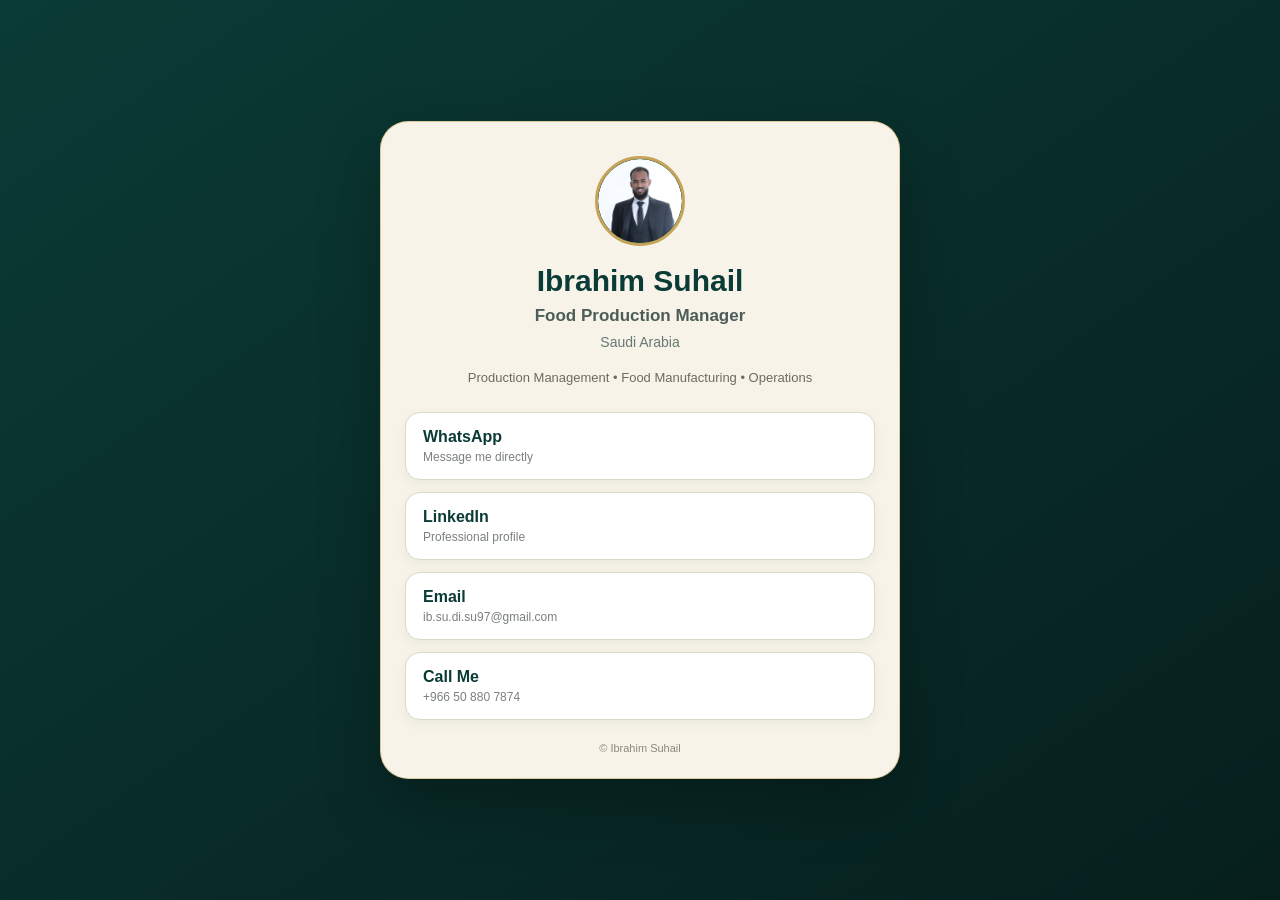
<file: index.html>
<!doctype html>
<html lang="en" dir="ltr">
<head>
  <meta charset="utf-8">
  <meta name="viewport" content="width=device-width, initial-scale=1">
  <meta name="theme-color" content="#0b3b36">
  <meta name="description" content="Ibrahim Suhail — Food Production Manager | Saudi Arabia">
  <title>Ibrahim Suhail | Food Production Manager</title>
  <link rel="stylesheet" href="style.css">
</head>

<body>
  <main class="wrap">
    <section class="card">

   <div style="
  width:90px;
  height:90px;
  margin:0 auto 18px;
  border:3px solid #c5a45a;
  border-radius:50%;
  overflow:hidden;
  background:#0b3b36;
">
  <img
    src="profile.jpg"
    alt="Ibrahim Suhail"
    style="
      width:100%;
      height:100%;
      display:block;
      object-fit:cover;
      object-position:center 18%;
      border-radius:50%;
    "
  >
</div>

      <h1>Ibrahim Suhail</h1>
      <h2>Food Production Manager</h2>

      <p class="location">Saudi Arabia</p>

      <p class="tagline">
        Production Management • Food Manufacturing • Operations
      </p>

      <nav class="links" aria-label="Professional links">

        <a class="link"
           href="https://wa.me/966508807874?text=Hello%20Ibrahim%20Suhail%2C%20I%20would%20like%20to%20contact%20you."
           target="_blank"
           rel="noopener">
          <span>WhatsApp</span>
          <small>Message me directly</small>
        </a>

        <a class="link"
           href="https://www.linkedin.com/in/ibrahim-suhail-802161335"
           target="_blank"
           rel="noopener">
          <span>LinkedIn</span>
          <small>Professional profile</small>
        </a>

        <a class="link"
           href="mailto:ib.su.di.su97@gmail.com">
          <span>Email</span>
          <small>ib.su.di.su97@gmail.com</small>
        </a>

        <a class="link"
           href="tel:+966508807874">
          <span>Call Me</span>
          <small>+966 50 880 7874</small>
        </a>

      </nav>

      <footer>© Ibrahim Suhail</footer>

    </section>
  </main>
</body>
</html>
</file>
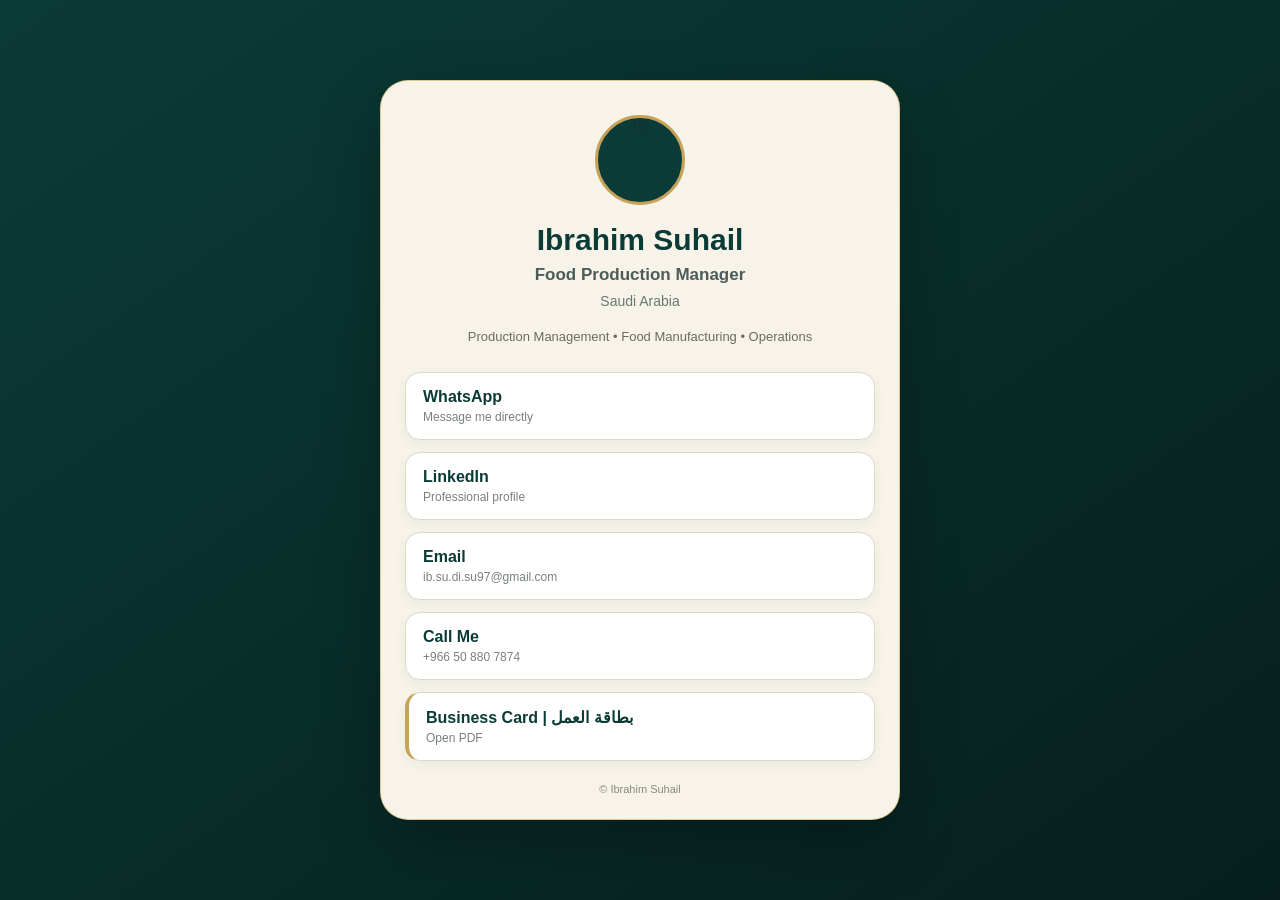
<file: index (3).html>
<!doctype html>
<html lang="en" dir="ltr">
<head>
  <meta charset="utf-8">
  <meta name="viewport" content="width=device-width, initial-scale=1">
  <meta name="theme-color" content="#0b3b36">
  <meta name="description" content="Ibrahim Suhail — Food Production Manager | Saudi Arabia">
  <title>Ibrahim Suhail | Food Production Manager</title>
  <link rel="stylesheet" href="style.css">
</head>
<body>
  <main class="wrap">
    <section class="card">
      <div class="monogram">IS</div>
      <h1>Ibrahim Suhail</h1>
      <h2>Food Production Manager</h2>
      <p class="location">Saudi Arabia</p>
      <p class="tagline">Production Management • Food Manufacturing • Operations</p>

      <nav class="links" aria-label="Professional links">
        <a class="link" href="https://wa.me/966508807874?text=Hello%20Ibrahim%20Suhail%2C%20I%20would%20like%20to%20contact%20you." target="_blank" rel="noopener">
          <span>WhatsApp</span><small>Message me directly</small>
        </a>
        <a class="link" href="https://www.linkedin.com/in/ibrahim-suhail-802161335" target="_blank" rel="noopener">
          <span>LinkedIn</span><small>Professional profile</small>
        </a>
        <a class="link" href="mailto:ib.su.di.su97@gmail.com">
          <span>Email</span><small>ib.su.di.su97@gmail.com</small>
        </a>
        <a class="link" href="tel:+966508807874">
          <span>Call Me</span><small>+966 50 880 7874</small>
        </a>
        <a class="link file" href="assets/Ibrahim_Suhail_Business_Card.pdf" target="_blank">
          <span>Business Card | بطاقة العمل</span><small>Open PDF</small>
        </a>
      </nav>
      <footer>© Ibrahim Suhail</footer>
    </section>
  </main>
</body>
</html>
</file>
<file: style.css>
* {
  box-sizing: border-box;
}

:root {
  --green: #0b3b36;
  --green2: #105249;
  --gold: #c5a45a;
  --cream: #f7f3e8;
  --ink: #17312d;
}

html, body {
  margin: 0;
  min-height: 100%;
  font-family: Arial, "Helvetica Neue", sans-serif;
  background: linear-gradient(145deg, var(--green), #061f1d);
  color: var(--ink);
}

body {
  min-height: 100vh;
  display: grid;
  place-items: center;
  padding: 28px 16px;
}

.wrap {
  width: min(100%, 520px);
}

.card {
  background: var(--cream);
  border: 1px solid rgba(197,164,90,.55);
  border-radius: 28px;
  padding: 34px 24px 24px;
  box-shadow: 0 24px 60px rgba(0,0,0,.25);
  text-align: center;
}

/* PROFILE PHOTO */
.monogram {
  width: 90px;
  height: 90px;
  margin: 0 auto 18px;
  padding: 0;
  border: 3px solid var(--gold);
  border-radius: 50%;
  overflow: hidden;
  background: var(--green);
  display: block;
}

.monogram img {
  width: 100%;
  height: 100%;
  display: block;
  object-fit: cover;
  object-position: center 18%;
  border-radius: 50%;
}

h1 {
  margin: 0;
  font-size: 30px;
  color: var(--green);
}

h2 {
  margin: 8px 0 0;
  font-size: 17px;
  font-weight: 600;
  color: #4c5d59;
}

.location {
  margin: 8px 0 0;
  font-size: 14px;
  color: #687873;
}

.tagline {
  margin: 18px auto 24px;
  max-width: 410px;
  font-size: 13px;
  line-height: 1.55;
  color: #6c6a62;
}

.links {
  display: grid;
  gap: 12px;
}

.link {
  text-decoration: none;
  text-align: left;
  padding: 15px 17px;
  border: 1px solid #ded8c8;
  border-radius: 15px;
  background: #fff;
  color: var(--green);
  transition: .18s ease;
  box-shadow: 0 4px 12px rgba(11,59,54,.05);
}

.link:hover,
.link:focus {
  transform: translateY(-2px);
  border-color: var(--gold);
  box-shadow: 0 8px 20px rgba(11,59,54,.10);
}

.link span {
  display: block;
  font-weight: 700;
  font-size: 16px;
}

.link small {
  display: block;
  margin-top: 4px;
  color: #7a817e;
  font-size: 12px;
}

.file {
  border-left: 4px solid var(--gold);
}

.note {
  margin: 18px 4px 0;
  font-size: 11px;
  line-height: 1.45;
  color: #8b887f;
}

footer {
  margin-top: 22px;
  font-size: 11px;
  color: #8b887f;
}

@media (max-width: 420px) {
  .card {
    padding: 28px 17px 20px;
    border-radius: 22px;
  }

  h1 {
    font-size: 26px;
  }

  .monogram {
    width: 84px;
    height: 84px;
  }
}
</file>
